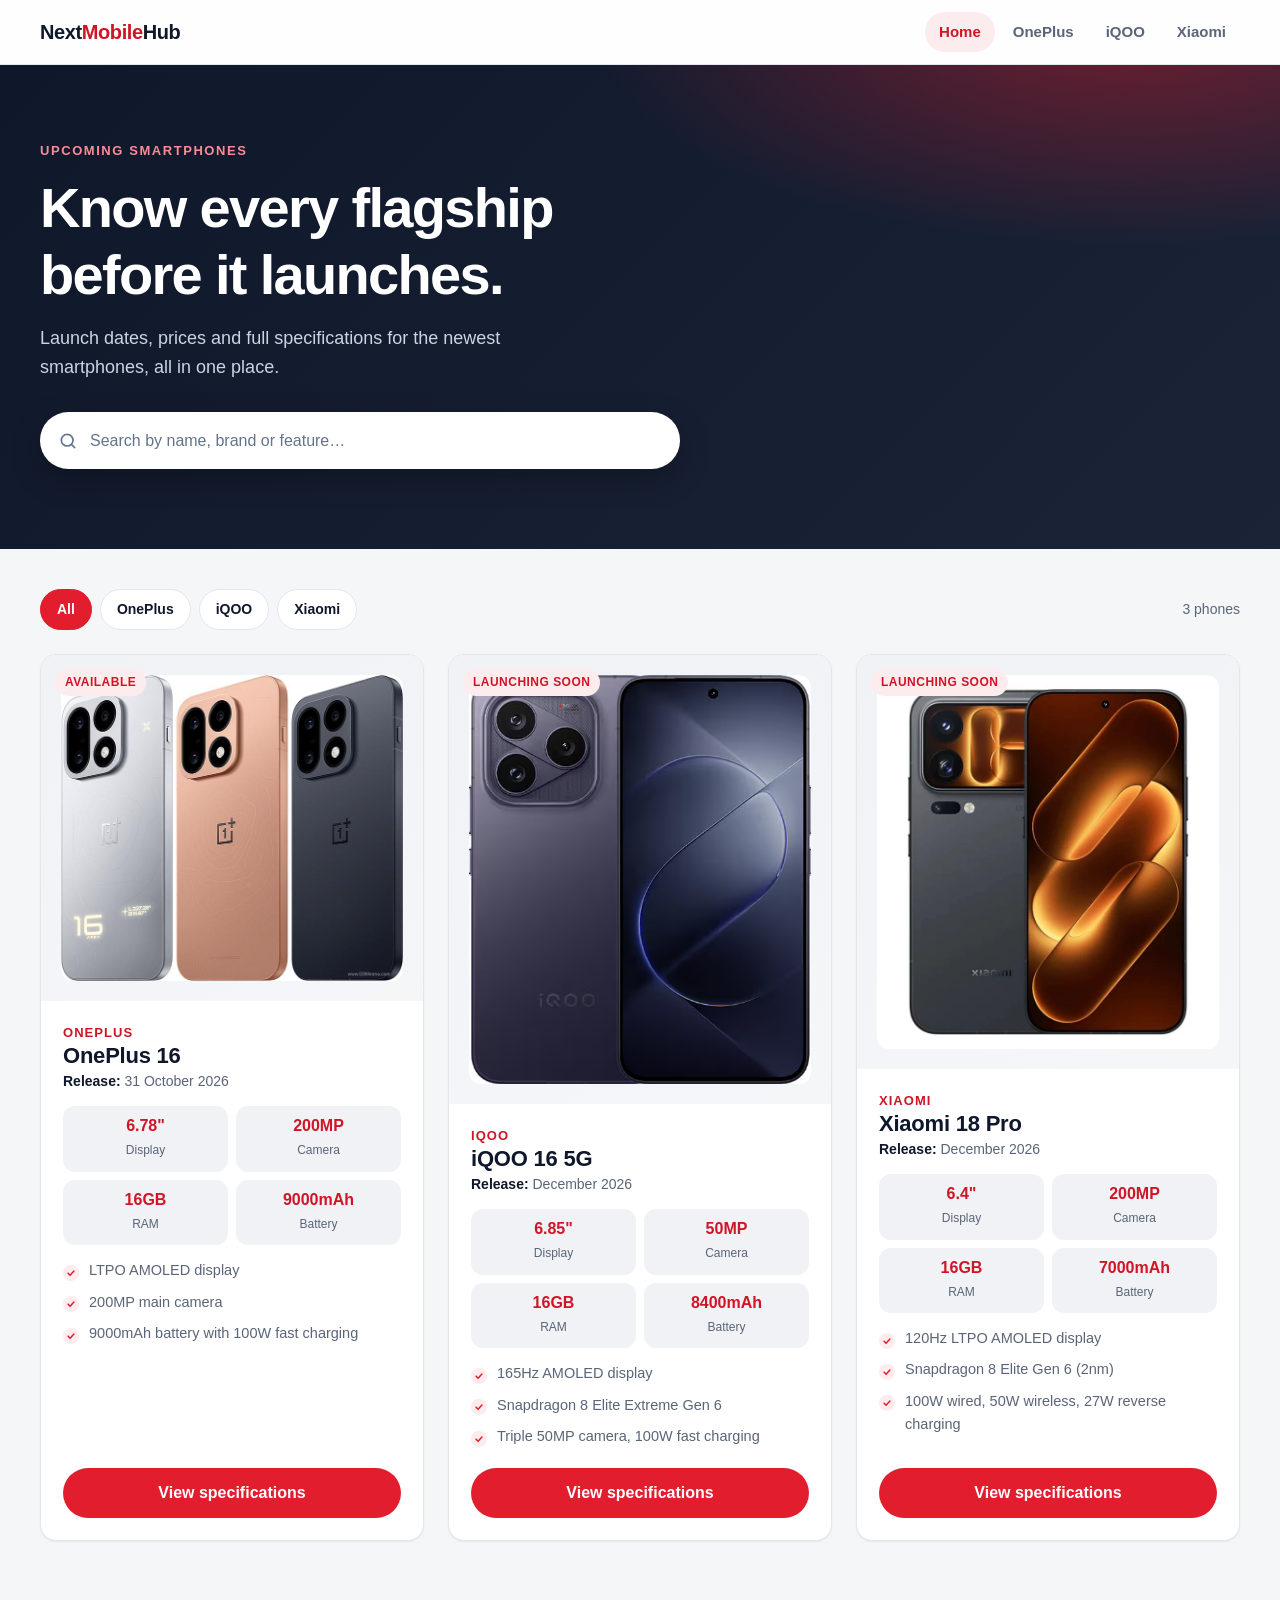
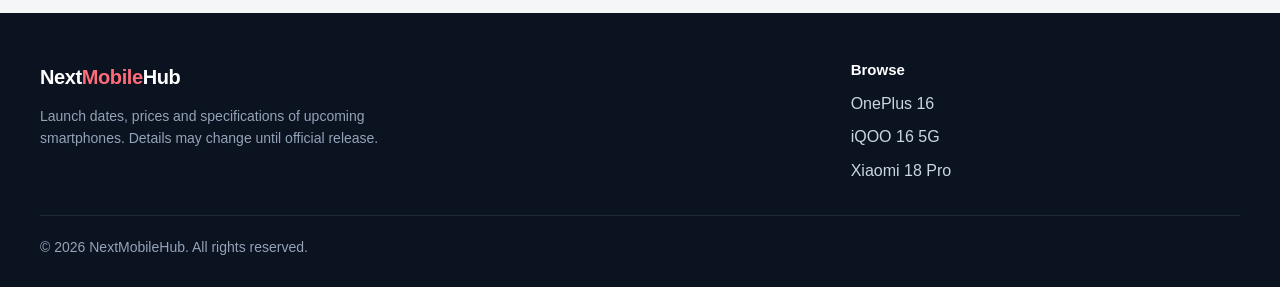
<file: index.html>
<!DOCTYPE html>
<html lang="en">
<head>
<meta charset="UTF-8">
<meta name="viewport" content="width=device-width, initial-scale=1">
<title>NextMobileHub – Upcoming Smartphones, Specs &amp; Launch Dates</title>
<meta name="description" content="Latest upcoming smartphones with launch dates, prices and full specifications: OnePlus 16, iQOO 16 5G, Xiaomi 18 Pro and more.">
<meta name="theme-color" content="#e11d2e">
<meta property="og:type" content="website">
<meta property="og:title" content="NextMobileHub – Upcoming Smartphones, Specs &amp; Launch Dates">
<meta property="og:description" content="Launch dates, prices and full specifications of the newest smartphones.">
<meta property="og:image" content="oneplus-16-2.jpg">
<link rel="icon" href="data:image/svg+xml,%3Csvg xmlns='http://www.w3.org/2000/svg' viewBox='0 0 64 64'%3E%3Crect width='64' height='64' rx='14' fill='%23e11d2e'/%3E%3Crect x='20' y='10' width='24' height='44' rx='5' fill='none' stroke='white' stroke-width='4'/%3E%3Ccircle cx='32' cy='46' r='2.5' fill='white'/%3E%3C/svg%3E">
<link rel="stylesheet" href="style.css">
</head>
<body>

<a class="skip-link" href="#phones">Skip to phones</a>

<header class="site-header">
  <div class="container nav">
    <a class="brand" href="index.html" aria-label="NextMobileHub home">Next<span>Mobile</span>Hub</a>
    <nav aria-label="Main">
      <ul class="nav-links">
        <li><a href="index.html" aria-current="page">Home</a></li>
        <li><a href="oneplus-16.html">OnePlus</a></li>
        <li><a href="Iqoo%2016.html">iQOO</a></li>
        <li><a href="Xiaomi%2018%20Pro.html">Xiaomi</a></li>
      </ul>
    </nav>
  </div>
</header>

<main id="main">
  <section class="hero" aria-labelledby="hero-title">
    <div class="container">
      <span class="eyebrow">Upcoming smartphones</span>
      <h1 id="hero-title">Know every flagship before it launches.</h1>
      <p class="lead">Launch dates, prices and full specifications for the newest smartphones, all in one place.</p>

      <form class="search" role="search" onsubmit="return false">
        <label class="sr-only" for="searchInput">Search smartphones</label>
        <svg viewBox="0 0 24 24" fill="none" stroke="currentColor" stroke-width="2" stroke-linecap="round" aria-hidden="true"><circle cx="11" cy="11" r="7"/><path d="M20 20l-3.5-3.5"/></svg>
        <input type="search" id="searchInput" placeholder="Search by name, brand or feature…" autocomplete="off">
      </form>
    </div>
  </section>

  <section class="section" id="phones" aria-labelledby="phones-title">
    <div class="container">
      <h2 class="sr-only" id="phones-title">Smartphones</h2>

      <div class="toolbar">
        <div class="chips" role="group" aria-label="Filter by brand">
          <button class="chip" type="button" data-brand="all" aria-pressed="true">All</button>
          <button class="chip" type="button" data-brand="oneplus" aria-pressed="false">OnePlus</button>
          <button class="chip" type="button" data-brand="iqoo" aria-pressed="false">iQOO</button>
          <button class="chip" type="button" data-brand="xiaomi" aria-pressed="false">Xiaomi</button>
        </div>
        <p class="count" id="count" aria-live="polite"></p>
      </div>

      <div class="phone-grid" id="grid">

        <!-- OnePlus 16 -->
        <article class="card" data-brand="oneplus">
          <a class="card-media" href="oneplus-16.html" tabindex="-1" aria-hidden="true">
            <img src="oneplus-16-2.jpg" alt="" width="710" height="635" loading="lazy">
            <span class="badge">Available</span>
          </a>
          <div class="card-body">
            <div>
              <p class="brand-label">OnePlus</p>
              <h2><a href="oneplus-16.html">OnePlus 16</a></h2>
              <p class="release"><strong>Release:</strong> 31 October 2026</p>
            </div>
            <div class="stats">
              <div class="stat"><strong>6.78"</strong><span>Display</span></div>
              <div class="stat"><strong>200MP</strong><span>Camera</span></div>
              <div class="stat"><strong>16GB</strong><span>RAM</span></div>
              <div class="stat"><strong>9000mAh</strong><span>Battery</span></div>
            </div>
            <ul class="highlights">
              <li>LTPO AMOLED display</li>
              <li>200MP main camera</li>
              <li>9000mAh battery with 100W fast charging</li>
            </ul>
            <div class="card-cta">
              <a class="btn btn--block" href="oneplus-16.html">View specifications</a>
            </div>
          </div>
        </article>

        <!-- iQOO 16 -->
        <article class="card" data-brand="iqoo">
          <a class="card-media" href="Iqoo%2016.html" tabindex="-1" aria-hidden="true">
            <img src="iqoo%2016.jpg" alt="" loading="lazy">
            <span class="badge">Launching soon</span>
          </a>
          <div class="card-body">
            <div>
              <p class="brand-label">iQOO</p>
              <h2><a href="Iqoo%2016.html">iQOO 16 5G</a></h2>
              <p class="release"><strong>Release:</strong> December 2026</p>
            </div>
            <div class="stats">
              <div class="stat"><strong>6.85"</strong><span>Display</span></div>
              <div class="stat"><strong>50MP</strong><span>Camera</span></div>
              <div class="stat"><strong>16GB</strong><span>RAM</span></div>
              <div class="stat"><strong>8400mAh</strong><span>Battery</span></div>
            </div>
            <ul class="highlights">
              <li>165Hz AMOLED display</li>
              <li>Snapdragon 8 Elite Extreme Gen 6</li>
              <li>Triple 50MP camera, 100W fast charging</li>
            </ul>
            <div class="card-cta">
              <a class="btn btn--block" href="Iqoo%2016.html">View specifications</a>
            </div>
          </div>
        </article>

        <!-- Xiaomi 18 Pro -->
        <article class="card" data-brand="xiaomi">
          <a class="card-media" href="Xiaomi%2018%20Pro.html" tabindex="-1" aria-hidden="true">
            <img src="Xiaomi%2018%20Pro.jpg" alt="" width="732" height="800" loading="lazy">
            <span class="badge">Launching soon</span>
          </a>
          <div class="card-body">
            <div>
              <p class="brand-label">Xiaomi</p>
              <h2><a href="Xiaomi%2018%20Pro.html">Xiaomi 18 Pro</a></h2>
              <p class="release"><strong>Release:</strong> December 2026</p>
            </div>
            <div class="stats">
              <div class="stat"><strong>6.4"</strong><span>Display</span></div>
              <div class="stat"><strong>200MP</strong><span>Camera</span></div>
              <div class="stat"><strong>16GB</strong><span>RAM</span></div>
              <div class="stat"><strong>7000mAh</strong><span>Battery</span></div>
            </div>
            <ul class="highlights">
              <li>120Hz LTPO AMOLED display</li>
              <li>Snapdragon 8 Elite Gen 6 (2nm)</li>
              <li>100W wired, 50W wireless, 27W reverse charging</li>
            </ul>
            <div class="card-cta">
              <a class="btn btn--block" href="Xiaomi%2018%20Pro.html">View specifications</a>
            </div>
          </div>
        </article>

      </div>

      <div class="empty" id="empty" hidden>
        <h2>No smartphone found</h2>
        <p>Try a different name, brand or feature.</p>
        <button class="btn" type="button" id="reset">Clear search</button>
      </div>
    </div>
  </section>
</main>

<footer class="site-footer">
  <div class="container">
    <div class="footer-grid">
      <div>
        <a class="brand" href="index.html">Next<span>Mobile</span>Hub</a>
        <p class="footer-note">Launch dates, prices and specifications of upcoming smartphones. Details may change until official release.</p>
      </div>
      <div>
        <h3>Browse</h3>
        <ul class="footer-links">
          <li><a href="oneplus-16.html">OnePlus 16</a></li>
          <li><a href="Iqoo%2016.html">iQOO 16 5G</a></li>
          <li><a href="Xiaomi%2018%20Pro.html">Xiaomi 18 Pro</a></li>
        </ul>
      </div>
    </div>
    <p class="footer-bottom">© 2026 NextMobileHub. All rights reserved.</p>
  </div>
</footer>

<script>
(function () {
  var input = document.getElementById('searchInput');
  var cards = Array.prototype.slice.call(document.querySelectorAll('#grid .card'));
  var chips = Array.prototype.slice.call(document.querySelectorAll('.chip'));
  var empty = document.getElementById('empty');
  var count = document.getElementById('count');
  var brand = 'all';

  function apply() {
    var q = input.value.trim().toLowerCase();
    var shown = 0;
    cards.forEach(function (card) {
      var okBrand = brand === 'all' || card.dataset.brand === brand;
      var okText = !q || card.textContent.toLowerCase().indexOf(q) !== -1;
      var show = okBrand && okText;
      card.hidden = !show;
      if (show) shown++;
    });
    empty.hidden = shown !== 0;
    count.textContent = shown + (shown === 1 ? ' phone' : ' phones');
  }

  input.addEventListener('input', apply);
  chips.forEach(function (chip) {
    chip.addEventListener('click', function () {
      brand = chip.dataset.brand;
      chips.forEach(function (c) { c.setAttribute('aria-pressed', String(c === chip)); });
      apply();
    });
  });
  document.getElementById('reset').addEventListener('click', function () {
    input.value = '';
    brand = 'all';
    chips.forEach(function (c) { c.setAttribute('aria-pressed', String(c.dataset.brand === 'all')); });
    apply();
    input.focus();
  });

  apply();
})();
</script>

</body>
</html>
</file>
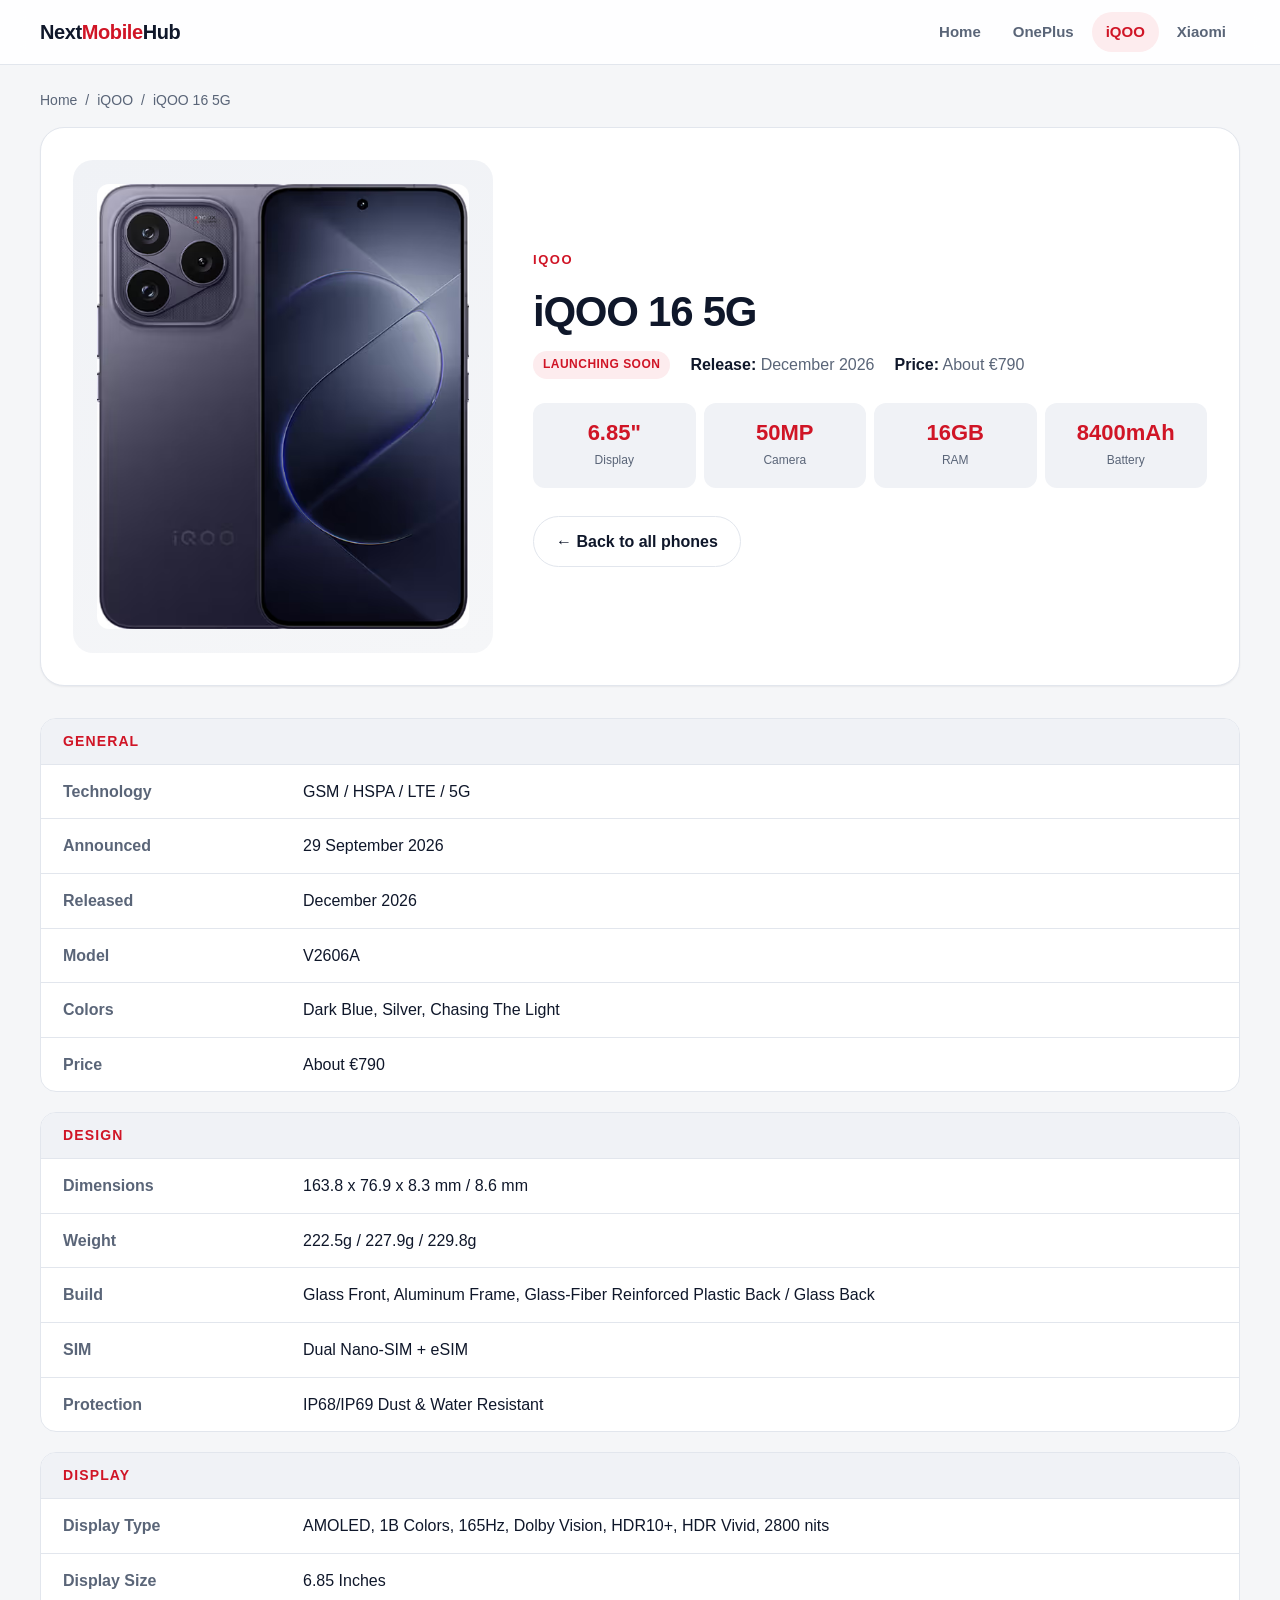
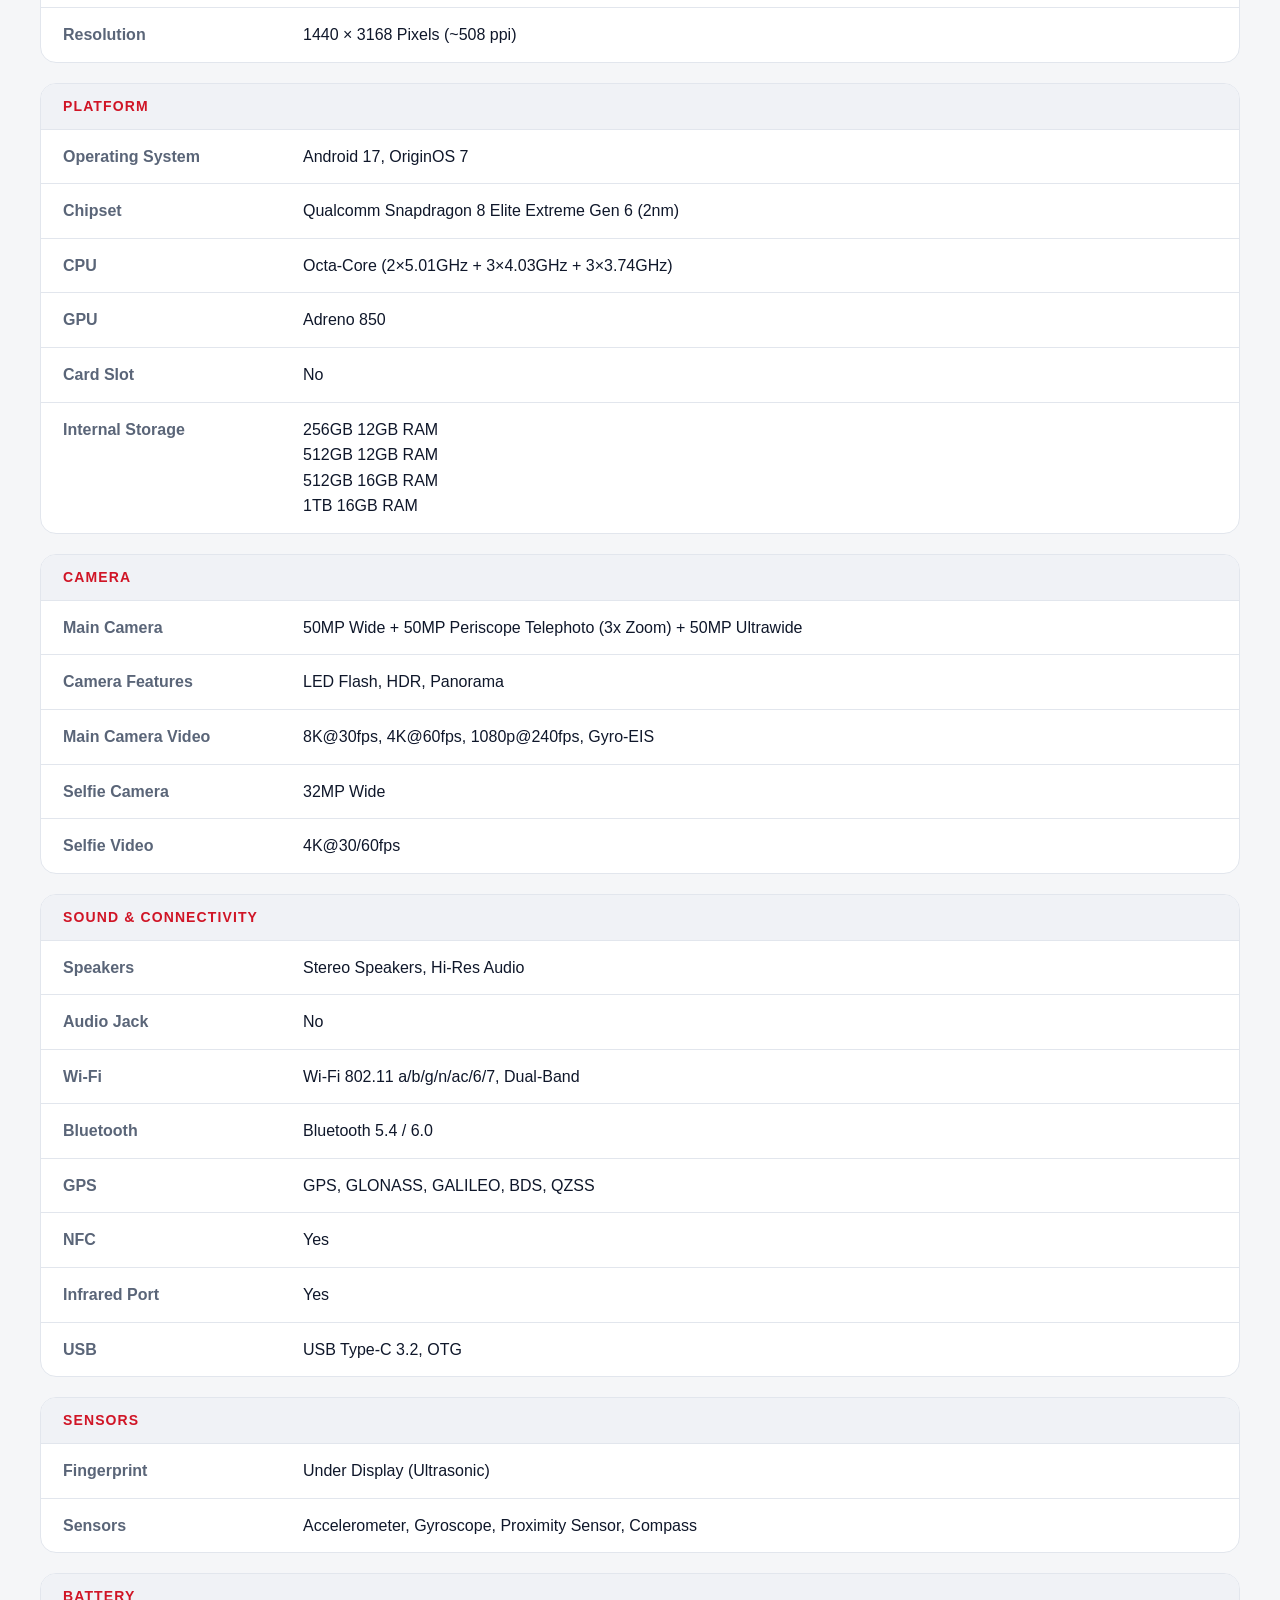
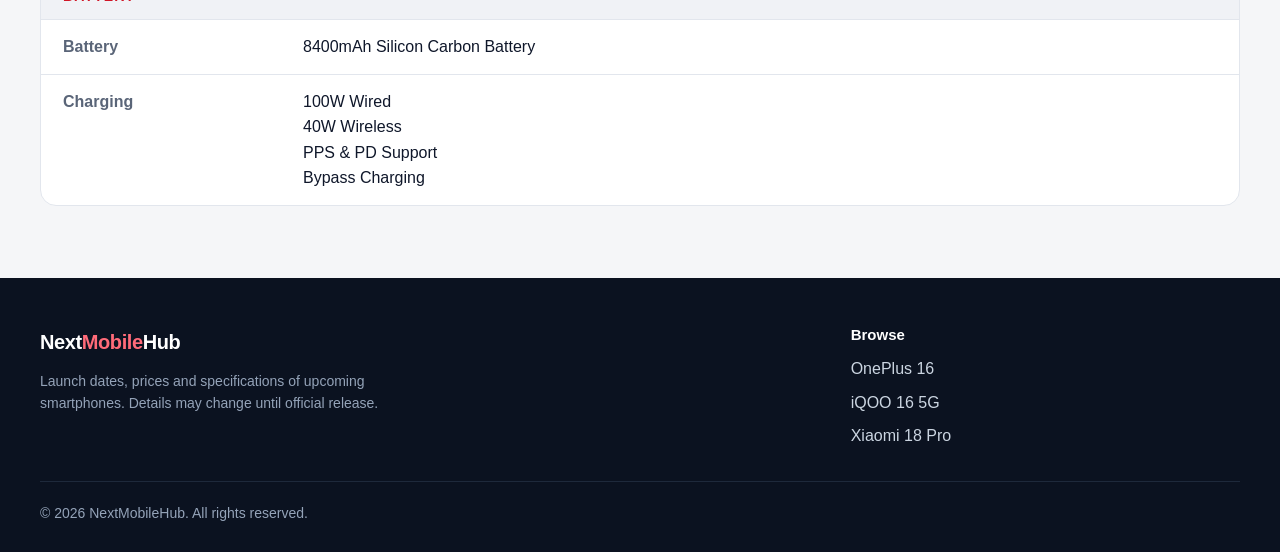
<file: Iqoo 16.html>
<!DOCTYPE html>
<html lang="en">
<head>
<meta charset="UTF-8">
<meta name="viewport" content="width=device-width, initial-scale=1">
<title>iQOO 16 5G – Full Specifications, Price &amp; Release Date | NextMobileHub</title>
<meta name="description" content="iQOO 16 5G full specifications, release date and price: 6.85-inch 165Hz AMOLED, Snapdragon 8 Elite Extreme Gen 6, triple 50MP camera and 8400mAh battery.">
<meta name="theme-color" content="#e11d2e">
<meta property="og:type" content="website">
<meta property="og:title" content="iQOO 16 5G – Full Specifications | NextMobileHub">
<meta property="og:description" content="iQOO 16 5G full specifications, release date and price: 6.85-inch 165Hz AMOLED, Snapdragon 8 Elite Extreme Gen 6, triple 50MP camera and 8400mAh battery.">
<meta property="og:image" content="iqoo%2016.jpg">
<link rel="icon" href="data:image/svg+xml,%3Csvg xmlns='http://www.w3.org/2000/svg' viewBox='0 0 64 64'%3E%3Crect width='64' height='64' rx='14' fill='%23e11d2e'/%3E%3Crect x='20' y='10' width='24' height='44' rx='5' fill='none' stroke='white' stroke-width='4'/%3E%3Ccircle cx='32' cy='46' r='2.5' fill='white'/%3E%3C/svg%3E">
<link rel="stylesheet" href="style.css">
</head>
<body>

<a class="skip-link" href="#main">Skip to content</a>

<header class="site-header">
  <div class="container nav">
    <a class="brand" href="index.html" aria-label="NextMobileHub home">Next<span>Mobile</span>Hub</a>
    <nav aria-label="Main">
      <ul class="nav-links">
        <li><a href="index.html">Home</a></li>
        <li><a href="oneplus-16.html">OnePlus</a></li>
        <li><a href="Iqoo%2016.html" aria-current="page">iQOO</a></li>
        <li><a href="Xiaomi%2018%20Pro.html">Xiaomi</a></li>
      </ul>
    </nav>
  </div>
</header>

<main id="main" class="container">

  <nav class="breadcrumb" aria-label="Breadcrumb">
    <a href="index.html">Home</a><span aria-hidden="true">/</span>
    <span>iQOO</span><span aria-hidden="true">/</span>
    <span aria-current="page">iQOO 16 5G</span>
  </nav>

  <section class="phone-hero" aria-labelledby="phone-title">
    <div class="phone-media">
      <img src="iqoo%2016.jpg" alt="iQOO 16 5G">
    </div>
    <div class="phone-summary">
      <span class="eyebrow">iQOO</span>
      <h1 id="phone-title">iQOO 16 5G</h1>
      <div class="meta-row">
        <span class="badge">Launching soon</span>
        <span><strong>Release:</strong> December 2026</span>
        <span><strong>Price:</strong> About €790</span>
      </div>
      <div class="stats">
          <div class="stat"><strong>6.85"</strong><span>Display</span></div>
          <div class="stat"><strong>50MP</strong><span>Camera</span></div>
          <div class="stat"><strong>16GB</strong><span>RAM</span></div>
          <div class="stat"><strong>8400mAh</strong><span>Battery</span></div>
      </div>
      <p style="margin-top:28px"><a class="btn btn--ghost" href="index.html">← Back to all phones</a></p>
    </div>
  </section>

  <div class="specs">
      <section class="spec-group" aria-labelledby="g-general">
        <h2 id="g-general">General</h2>
        <table class="spec-table">
        <tbody>
          <tr><th scope="row">Technology</th><td>GSM / HSPA / LTE / 5G</td></tr>
          <tr><th scope="row">Announced</th><td>29 September 2026</td></tr>
          <tr><th scope="row">Released</th><td>December 2026</td></tr>
          <tr><th scope="row">Model</th><td>V2606A</td></tr>
          <tr><th scope="row">Colors</th><td>Dark Blue, Silver, Chasing The Light</td></tr>
          <tr><th scope="row">Price</th><td>About €790</td></tr>
        </tbody>
        </table>
      </section>
      <section class="spec-group" aria-labelledby="g-design">
        <h2 id="g-design">Design</h2>
        <table class="spec-table">
        <tbody>
          <tr><th scope="row">Dimensions</th><td>163.8 x 76.9 x 8.3 mm / 8.6 mm</td></tr>
          <tr><th scope="row">Weight</th><td>222.5g / 227.9g / 229.8g</td></tr>
          <tr><th scope="row">Build</th><td>Glass Front, Aluminum Frame, Glass-Fiber Reinforced Plastic Back / Glass Back</td></tr>
          <tr><th scope="row">SIM</th><td>Dual Nano-SIM + eSIM</td></tr>
          <tr><th scope="row">Protection</th><td>IP68/IP69 Dust &amp; Water Resistant</td></tr>
        </tbody>
        </table>
      </section>
      <section class="spec-group" aria-labelledby="g-display">
        <h2 id="g-display">Display</h2>
        <table class="spec-table">
        <tbody>
          <tr><th scope="row">Display Type</th><td>AMOLED, 1B Colors, 165Hz, Dolby Vision, HDR10+, HDR Vivid, 2800 nits</td></tr>
          <tr><th scope="row">Display Size</th><td>6.85 Inches</td></tr>
          <tr><th scope="row">Resolution</th><td>1440 × 3168 Pixels (~508 ppi)</td></tr>
        </tbody>
        </table>
      </section>
      <section class="spec-group" aria-labelledby="g-platform">
        <h2 id="g-platform">Platform</h2>
        <table class="spec-table">
        <tbody>
          <tr><th scope="row">Operating System</th><td>Android 17, OriginOS 7</td></tr>
          <tr><th scope="row">Chipset</th><td>Qualcomm Snapdragon 8 Elite Extreme Gen 6 (2nm)</td></tr>
          <tr><th scope="row">CPU</th><td>Octa-Core (2×5.01GHz + 3×4.03GHz + 3×3.74GHz)</td></tr>
          <tr><th scope="row">GPU</th><td>Adreno 850</td></tr>
          <tr><th scope="row">Card Slot</th><td>No</td></tr>
          <tr><th scope="row">Internal Storage</th><td>256GB 12GB RAM<br>512GB 12GB RAM<br>512GB 16GB RAM<br>1TB 16GB RAM</td></tr>
        </tbody>
        </table>
      </section>
      <section class="spec-group" aria-labelledby="g-camera">
        <h2 id="g-camera">Camera</h2>
        <table class="spec-table">
        <tbody>
          <tr><th scope="row">Main Camera</th><td>50MP Wide + 50MP Periscope Telephoto (3x Zoom) + 50MP Ultrawide</td></tr>
          <tr><th scope="row">Camera Features</th><td>LED Flash, HDR, Panorama</td></tr>
          <tr><th scope="row">Main Camera Video</th><td>8K@30fps, 4K@60fps, 1080p@240fps, Gyro-EIS</td></tr>
          <tr><th scope="row">Selfie Camera</th><td>32MP Wide</td></tr>
          <tr><th scope="row">Selfie Video</th><td>4K@30/60fps</td></tr>
        </tbody>
        </table>
      </section>
      <section class="spec-group" aria-labelledby="g-sound-connectivity">
        <h2 id="g-sound-connectivity">Sound &amp; Connectivity</h2>
        <table class="spec-table">
        <tbody>
          <tr><th scope="row">Speakers</th><td>Stereo Speakers, Hi-Res Audio</td></tr>
          <tr><th scope="row">Audio Jack</th><td>No</td></tr>
          <tr><th scope="row">Wi-Fi</th><td>Wi-Fi 802.11 a/b/g/n/ac/6/7, Dual-Band</td></tr>
          <tr><th scope="row">Bluetooth</th><td>Bluetooth 5.4 / 6.0</td></tr>
          <tr><th scope="row">GPS</th><td>GPS, GLONASS, GALILEO, BDS, QZSS</td></tr>
          <tr><th scope="row">NFC</th><td>Yes</td></tr>
          <tr><th scope="row">Infrared Port</th><td>Yes</td></tr>
          <tr><th scope="row">USB</th><td>USB Type-C 3.2, OTG</td></tr>
        </tbody>
        </table>
      </section>
      <section class="spec-group" aria-labelledby="g-sensors">
        <h2 id="g-sensors">Sensors</h2>
        <table class="spec-table">
        <tbody>
          <tr><th scope="row">Fingerprint</th><td>Under Display (Ultrasonic)</td></tr>
          <tr><th scope="row">Sensors</th><td>Accelerometer, Gyroscope, Proximity Sensor, Compass</td></tr>
        </tbody>
        </table>
      </section>
      <section class="spec-group" aria-labelledby="g-battery">
        <h2 id="g-battery">Battery</h2>
        <table class="spec-table">
        <tbody>
          <tr><th scope="row">Battery</th><td>8400mAh Silicon Carbon Battery</td></tr>
          <tr><th scope="row">Charging</th><td>100W Wired<br>40W Wireless<br>PPS &amp; PD Support<br>Bypass Charging</td></tr>
        </tbody>
        </table>
      </section>
  </div>

</main>

<footer class="site-footer">
  <div class="container">
    <div class="footer-grid">
      <div>
        <a class="brand" href="index.html">Next<span>Mobile</span>Hub</a>
        <p class="footer-note">Launch dates, prices and specifications of upcoming smartphones. Details may change until official release.</p>
      </div>
      <div>
        <h3>Browse</h3>
        <ul class="footer-links">
          <li><a href="oneplus-16.html">OnePlus 16</a></li>
          <li><a href="Iqoo%2016.html">iQOO 16 5G</a></li>
          <li><a href="Xiaomi%2018%20Pro.html">Xiaomi 18 Pro</a></li>
        </ul>
      </div>
    </div>
    <p class="footer-bottom">© 2026 NextMobileHub. All rights reserved.</p>
  </div>
</footer>

</body>
</html>
</file>
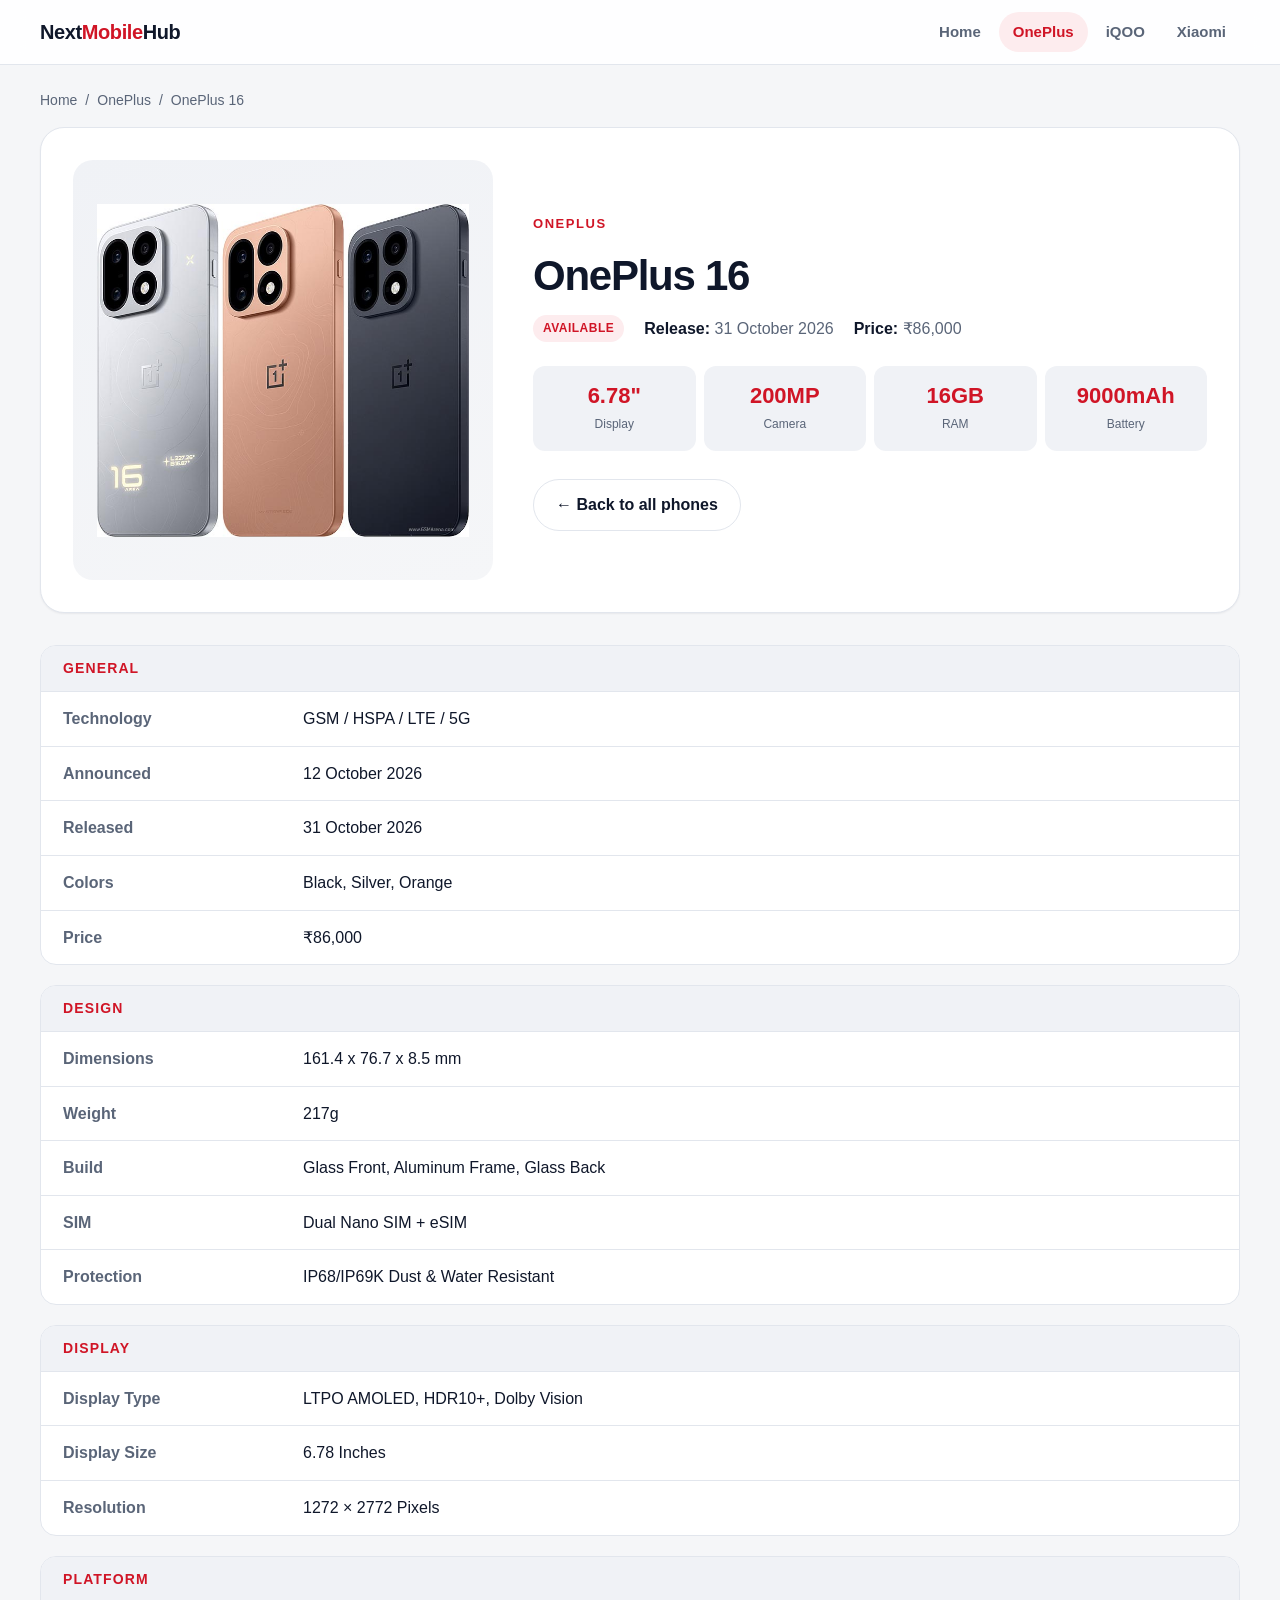
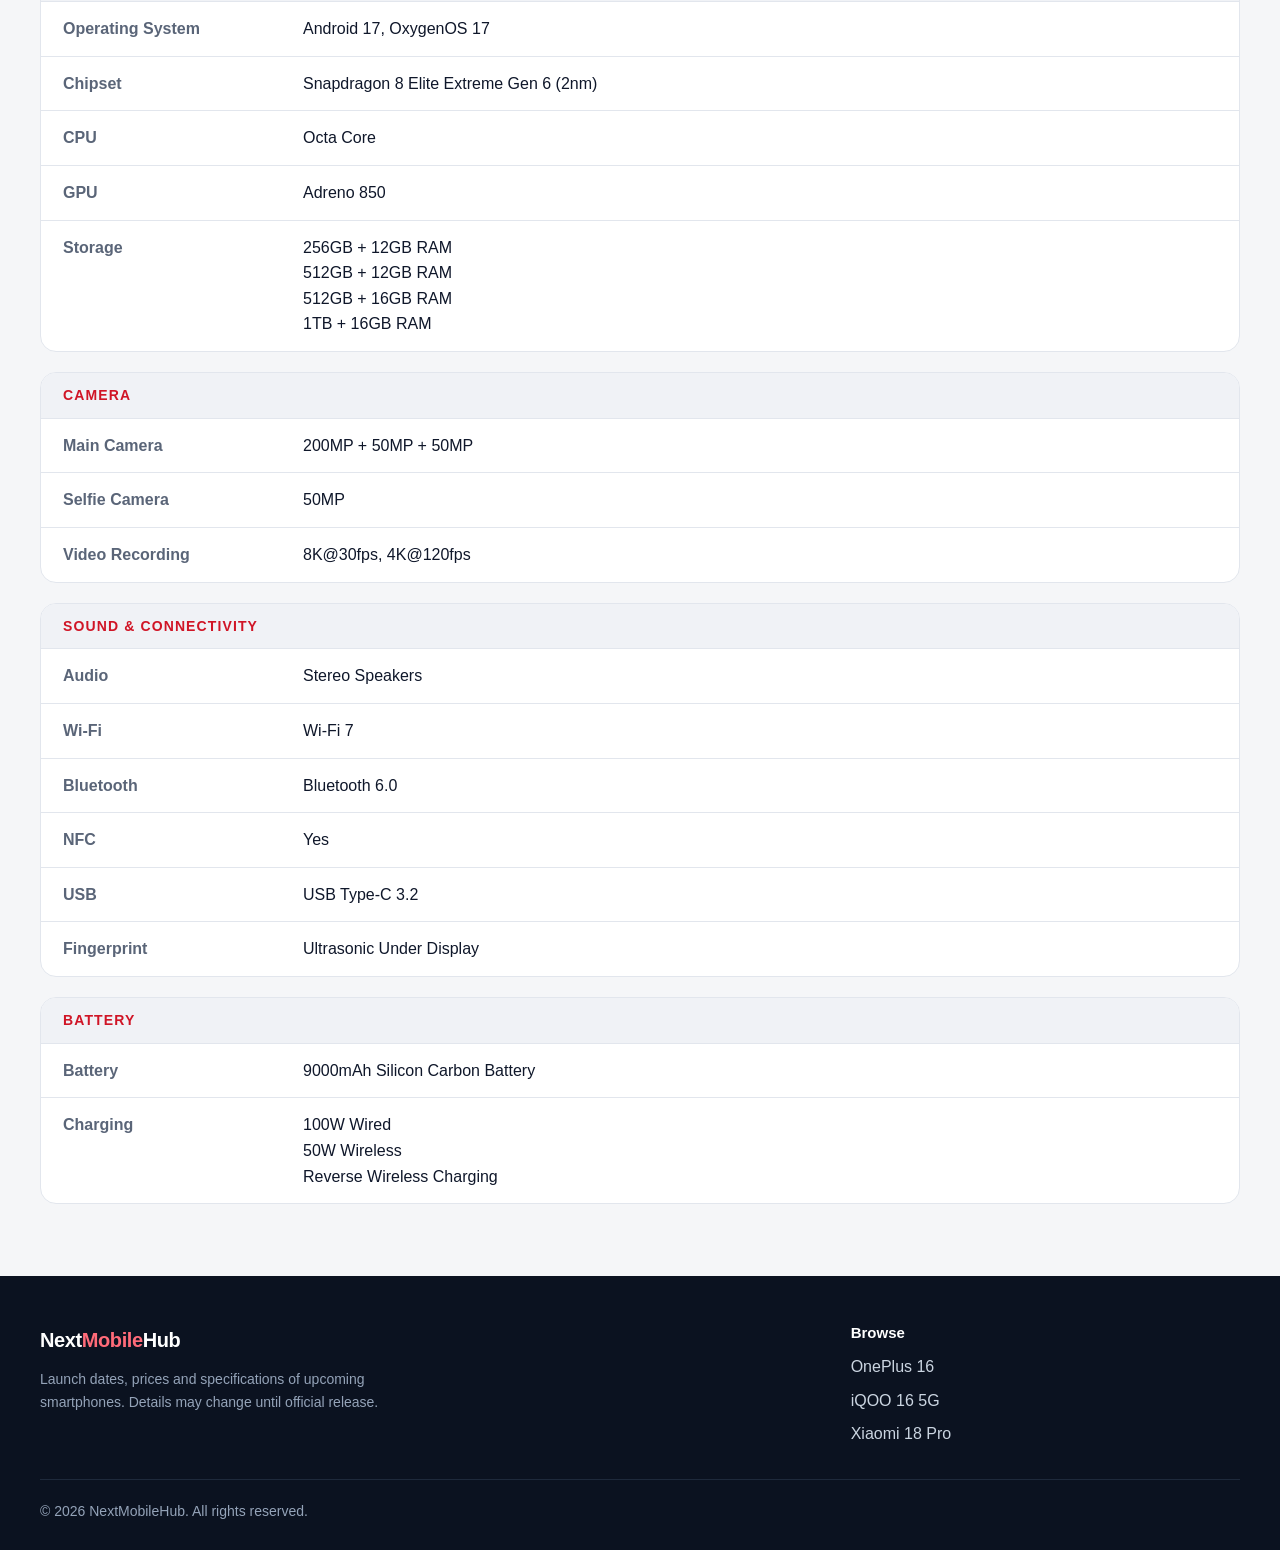
<file: oneplus-16.html>
<!DOCTYPE html>
<html lang="en">
<head>
<meta charset="UTF-8">
<meta name="viewport" content="width=device-width, initial-scale=1">
<title>OnePlus 16 – Full Specifications, Price &amp; Release Date | NextMobileHub</title>
<meta name="description" content="OnePlus 16 full specifications, release date and price: 6.78-inch LTPO AMOLED, Snapdragon 8 Elite Extreme Gen 6, 200MP camera and 9000mAh battery.">
<meta name="theme-color" content="#e11d2e">
<meta property="og:type" content="website">
<meta property="og:title" content="OnePlus 16 – Full Specifications | NextMobileHub">
<meta property="og:description" content="OnePlus 16 full specifications, release date and price: 6.78-inch LTPO AMOLED, Snapdragon 8 Elite Extreme Gen 6, 200MP camera and 9000mAh battery.">
<meta property="og:image" content="oneplus-16-2.jpg">
<link rel="icon" href="data:image/svg+xml,%3Csvg xmlns='http://www.w3.org/2000/svg' viewBox='0 0 64 64'%3E%3Crect width='64' height='64' rx='14' fill='%23e11d2e'/%3E%3Crect x='20' y='10' width='24' height='44' rx='5' fill='none' stroke='white' stroke-width='4'/%3E%3Ccircle cx='32' cy='46' r='2.5' fill='white'/%3E%3C/svg%3E">
<link rel="stylesheet" href="style.css">
</head>
<body>

<a class="skip-link" href="#main">Skip to content</a>

<header class="site-header">
  <div class="container nav">
    <a class="brand" href="index.html" aria-label="NextMobileHub home">Next<span>Mobile</span>Hub</a>
    <nav aria-label="Main">
      <ul class="nav-links">
        <li><a href="index.html">Home</a></li>
        <li><a href="oneplus-16.html" aria-current="page">OnePlus</a></li>
        <li><a href="Iqoo%2016.html">iQOO</a></li>
        <li><a href="Xiaomi%2018%20Pro.html">Xiaomi</a></li>
      </ul>
    </nav>
  </div>
</header>

<main id="main" class="container">

  <nav class="breadcrumb" aria-label="Breadcrumb">
    <a href="index.html">Home</a><span aria-hidden="true">/</span>
    <span>OnePlus</span><span aria-hidden="true">/</span>
    <span aria-current="page">OnePlus 16</span>
  </nav>

  <section class="phone-hero" aria-labelledby="phone-title">
    <div class="phone-media">
      <img src="oneplus-16-2.jpg" alt="OnePlus 16">
    </div>
    <div class="phone-summary">
      <span class="eyebrow">OnePlus</span>
      <h1 id="phone-title">OnePlus 16</h1>
      <div class="meta-row">
        <span class="badge">Available</span>
        <span><strong>Release:</strong> 31 October 2026</span>
        <span><strong>Price:</strong> ₹86,000</span>
      </div>
      <div class="stats">
          <div class="stat"><strong>6.78"</strong><span>Display</span></div>
          <div class="stat"><strong>200MP</strong><span>Camera</span></div>
          <div class="stat"><strong>16GB</strong><span>RAM</span></div>
          <div class="stat"><strong>9000mAh</strong><span>Battery</span></div>
      </div>
      <p style="margin-top:28px"><a class="btn btn--ghost" href="index.html">← Back to all phones</a></p>
    </div>
  </section>

  <div class="specs">
      <section class="spec-group" aria-labelledby="g-general">
        <h2 id="g-general">General</h2>
        <table class="spec-table">
        <tbody>
          <tr><th scope="row">Technology</th><td>GSM / HSPA / LTE / 5G</td></tr>
          <tr><th scope="row">Announced</th><td>12 October 2026</td></tr>
          <tr><th scope="row">Released</th><td>31 October 2026</td></tr>
          <tr><th scope="row">Colors</th><td>Black, Silver, Orange</td></tr>
          <tr><th scope="row">Price</th><td>₹86,000</td></tr>
        </tbody>
        </table>
      </section>
      <section class="spec-group" aria-labelledby="g-design">
        <h2 id="g-design">Design</h2>
        <table class="spec-table">
        <tbody>
          <tr><th scope="row">Dimensions</th><td>161.4 x 76.7 x 8.5 mm</td></tr>
          <tr><th scope="row">Weight</th><td>217g</td></tr>
          <tr><th scope="row">Build</th><td>Glass Front, Aluminum Frame, Glass Back</td></tr>
          <tr><th scope="row">SIM</th><td>Dual Nano SIM + eSIM</td></tr>
          <tr><th scope="row">Protection</th><td>IP68/IP69K Dust &amp; Water Resistant</td></tr>
        </tbody>
        </table>
      </section>
      <section class="spec-group" aria-labelledby="g-display">
        <h2 id="g-display">Display</h2>
        <table class="spec-table">
        <tbody>
          <tr><th scope="row">Display Type</th><td>LTPO AMOLED, HDR10+, Dolby Vision</td></tr>
          <tr><th scope="row">Display Size</th><td>6.78 Inches</td></tr>
          <tr><th scope="row">Resolution</th><td>1272 × 2772 Pixels</td></tr>
        </tbody>
        </table>
      </section>
      <section class="spec-group" aria-labelledby="g-platform">
        <h2 id="g-platform">Platform</h2>
        <table class="spec-table">
        <tbody>
          <tr><th scope="row">Operating System</th><td>Android 17, OxygenOS 17</td></tr>
          <tr><th scope="row">Chipset</th><td>Snapdragon 8 Elite Extreme Gen 6 (2nm)</td></tr>
          <tr><th scope="row">CPU</th><td>Octa Core</td></tr>
          <tr><th scope="row">GPU</th><td>Adreno 850</td></tr>
          <tr><th scope="row">Storage</th><td>256GB + 12GB RAM<br>512GB + 12GB RAM<br>512GB + 16GB RAM<br>1TB + 16GB RAM</td></tr>
        </tbody>
        </table>
      </section>
      <section class="spec-group" aria-labelledby="g-camera">
        <h2 id="g-camera">Camera</h2>
        <table class="spec-table">
        <tbody>
          <tr><th scope="row">Main Camera</th><td>200MP + 50MP + 50MP</td></tr>
          <tr><th scope="row">Selfie Camera</th><td>50MP</td></tr>
          <tr><th scope="row">Video Recording</th><td>8K@30fps, 4K@120fps</td></tr>
        </tbody>
        </table>
      </section>
      <section class="spec-group" aria-labelledby="g-sound-connectivity">
        <h2 id="g-sound-connectivity">Sound &amp; Connectivity</h2>
        <table class="spec-table">
        <tbody>
          <tr><th scope="row">Audio</th><td>Stereo Speakers</td></tr>
          <tr><th scope="row">Wi-Fi</th><td>Wi-Fi 7</td></tr>
          <tr><th scope="row">Bluetooth</th><td>Bluetooth 6.0</td></tr>
          <tr><th scope="row">NFC</th><td>Yes</td></tr>
          <tr><th scope="row">USB</th><td>USB Type-C 3.2</td></tr>
          <tr><th scope="row">Fingerprint</th><td>Ultrasonic Under Display</td></tr>
        </tbody>
        </table>
      </section>
      <section class="spec-group" aria-labelledby="g-battery">
        <h2 id="g-battery">Battery</h2>
        <table class="spec-table">
        <tbody>
          <tr><th scope="row">Battery</th><td>9000mAh Silicon Carbon Battery</td></tr>
          <tr><th scope="row">Charging</th><td>100W Wired<br>50W Wireless<br>Reverse Wireless Charging</td></tr>
        </tbody>
        </table>
      </section>
  </div>

</main>

<footer class="site-footer">
  <div class="container">
    <div class="footer-grid">
      <div>
        <a class="brand" href="index.html">Next<span>Mobile</span>Hub</a>
        <p class="footer-note">Launch dates, prices and specifications of upcoming smartphones. Details may change until official release.</p>
      </div>
      <div>
        <h3>Browse</h3>
        <ul class="footer-links">
          <li><a href="oneplus-16.html">OnePlus 16</a></li>
          <li><a href="Iqoo%2016.html">iQOO 16 5G</a></li>
          <li><a href="Xiaomi%2018%20Pro.html">Xiaomi 18 Pro</a></li>
        </ul>
      </div>
    </div>
    <p class="footer-bottom">© 2026 NextMobileHub. All rights reserved.</p>
  </div>
</footer>

</body>
</html>
</file>
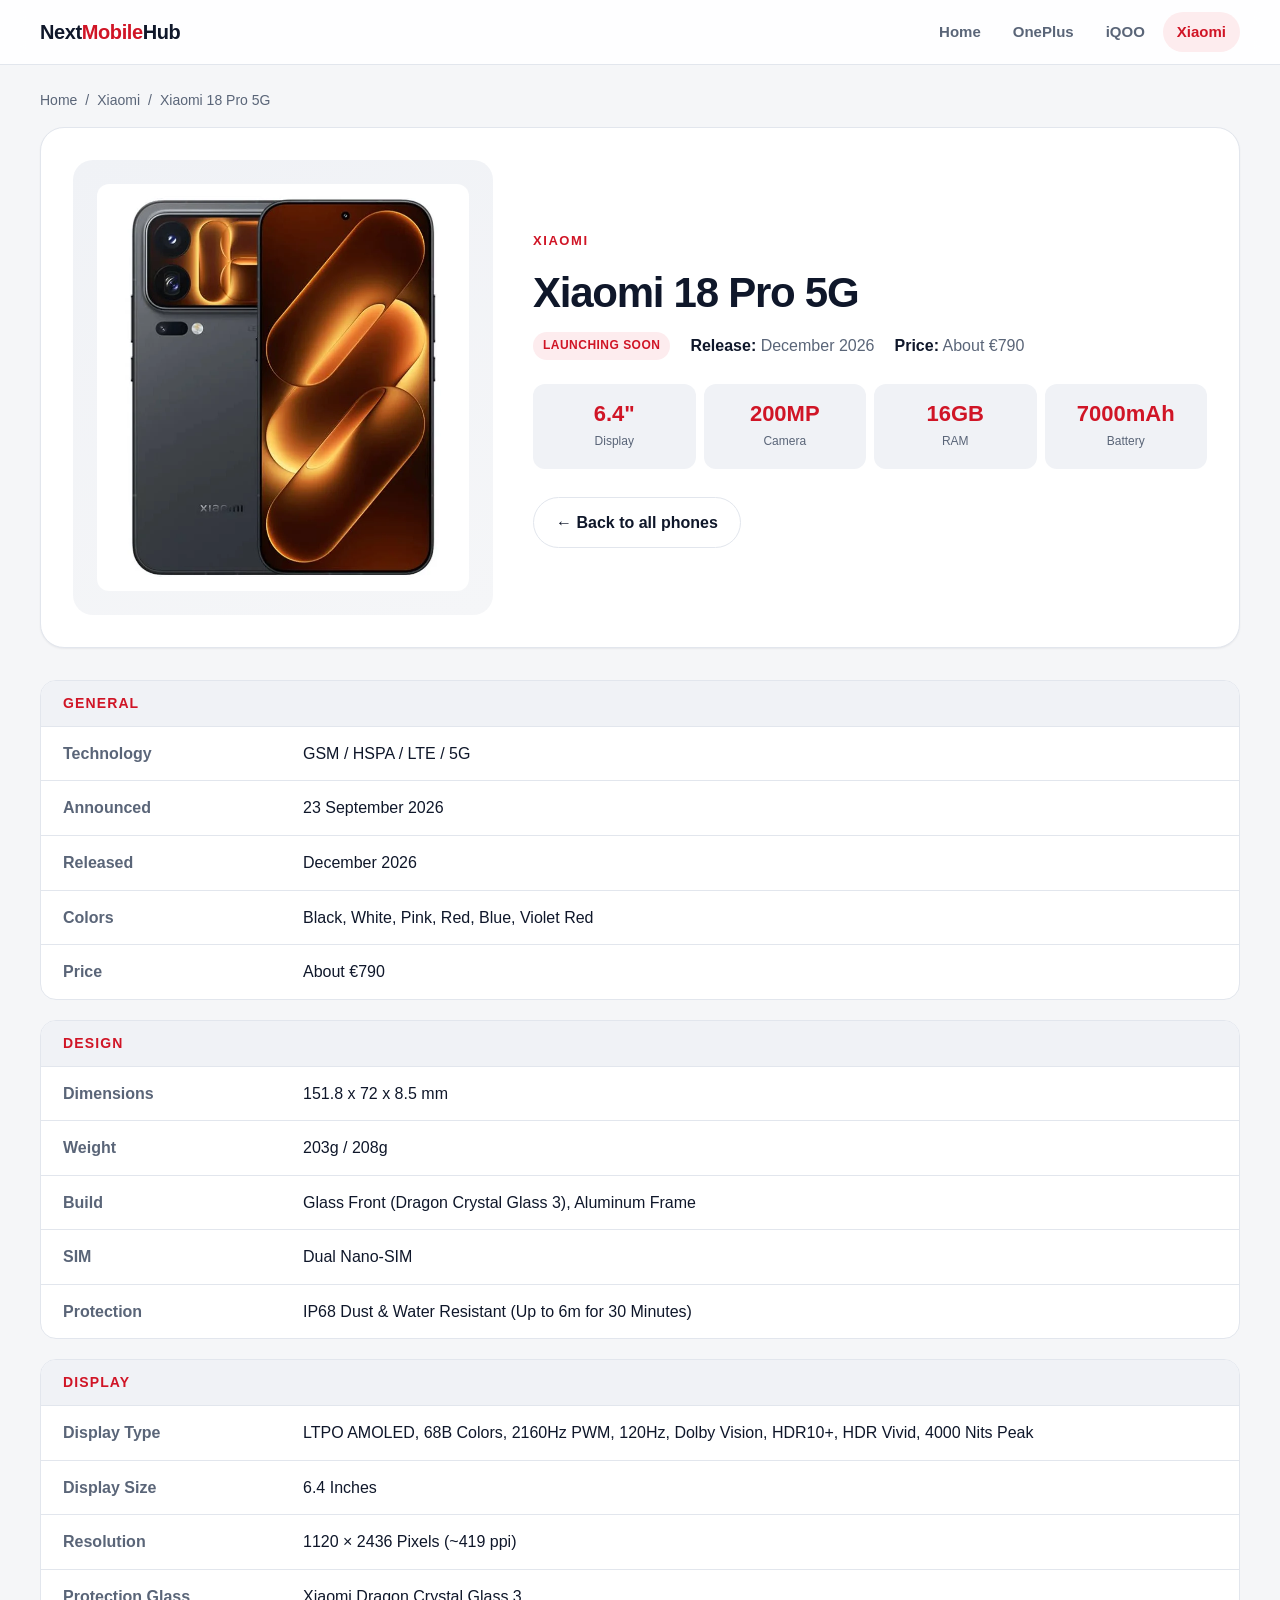
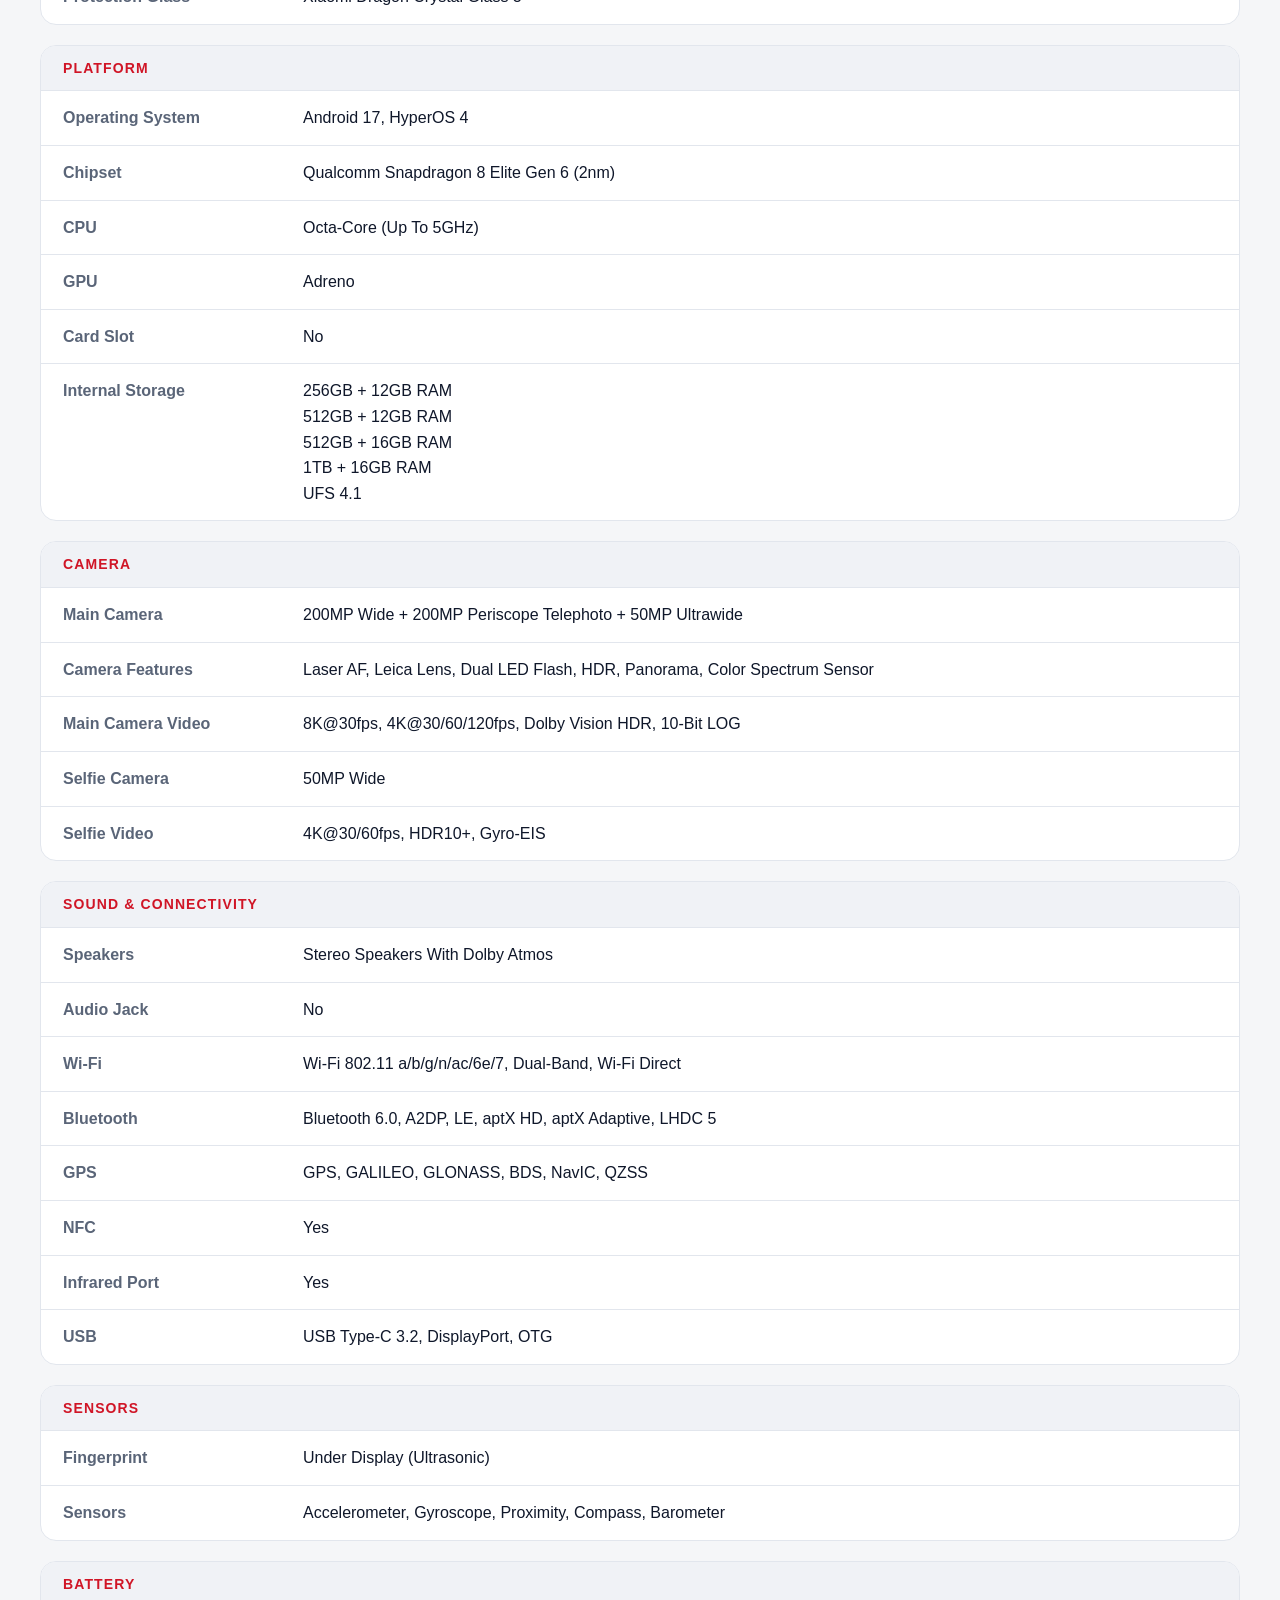
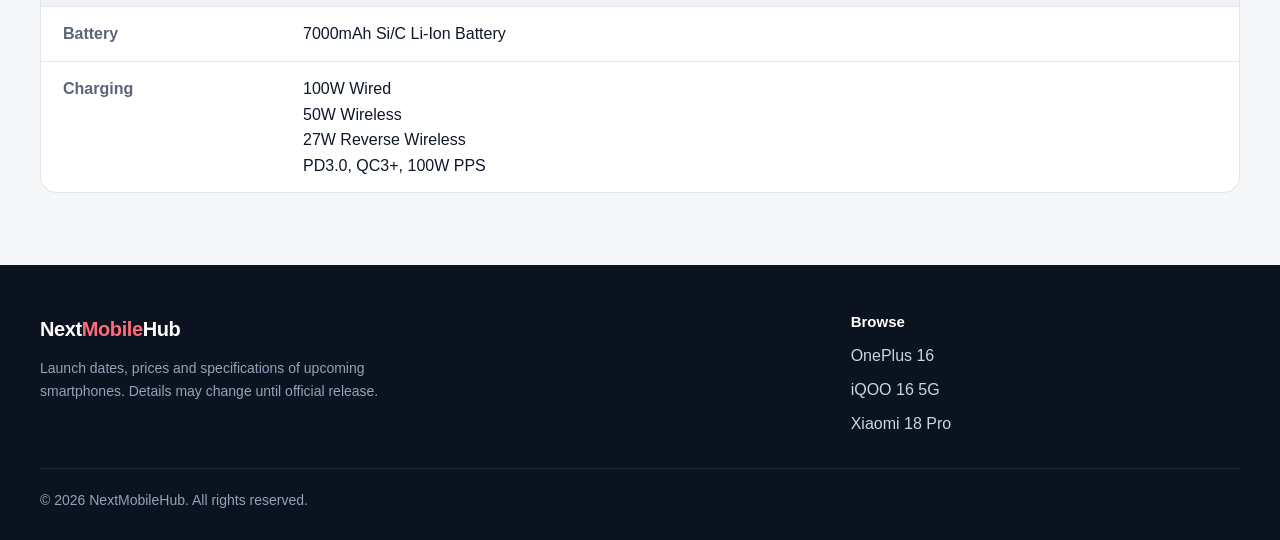
<file: Xiaomi 18 Pro.html>
<!DOCTYPE html>
<html lang="en">
<head>
<meta charset="UTF-8">
<meta name="viewport" content="width=device-width, initial-scale=1">
<title>Xiaomi 18 Pro 5G – Full Specifications, Price &amp; Release Date | NextMobileHub</title>
<meta name="description" content="Xiaomi 18 Pro 5G full specifications, release date and price: 6.4-inch LTPO AMOLED, Snapdragon 8 Elite Gen 6, 200MP Leica camera and 7000mAh battery.">
<meta name="theme-color" content="#e11d2e">
<meta property="og:type" content="website">
<meta property="og:title" content="Xiaomi 18 Pro 5G – Full Specifications | NextMobileHub">
<meta property="og:description" content="Xiaomi 18 Pro 5G full specifications, release date and price: 6.4-inch LTPO AMOLED, Snapdragon 8 Elite Gen 6, 200MP Leica camera and 7000mAh battery.">
<meta property="og:image" content="Xiaomi%2018%20Pro.jpg">
<link rel="icon" href="data:image/svg+xml,%3Csvg xmlns='http://www.w3.org/2000/svg' viewBox='0 0 64 64'%3E%3Crect width='64' height='64' rx='14' fill='%23e11d2e'/%3E%3Crect x='20' y='10' width='24' height='44' rx='5' fill='none' stroke='white' stroke-width='4'/%3E%3Ccircle cx='32' cy='46' r='2.5' fill='white'/%3E%3C/svg%3E">
<link rel="stylesheet" href="style.css">
</head>
<body>

<a class="skip-link" href="#main">Skip to content</a>

<header class="site-header">
  <div class="container nav">
    <a class="brand" href="index.html" aria-label="NextMobileHub home">Next<span>Mobile</span>Hub</a>
    <nav aria-label="Main">
      <ul class="nav-links">
        <li><a href="index.html">Home</a></li>
        <li><a href="oneplus-16.html">OnePlus</a></li>
        <li><a href="Iqoo%2016.html">iQOO</a></li>
        <li><a href="Xiaomi%2018%20Pro.html" aria-current="page">Xiaomi</a></li>
      </ul>
    </nav>
  </div>
</header>

<main id="main" class="container">

  <nav class="breadcrumb" aria-label="Breadcrumb">
    <a href="index.html">Home</a><span aria-hidden="true">/</span>
    <span>Xiaomi</span><span aria-hidden="true">/</span>
    <span aria-current="page">Xiaomi 18 Pro 5G</span>
  </nav>

  <section class="phone-hero" aria-labelledby="phone-title">
    <div class="phone-media">
      <img src="Xiaomi%2018%20Pro.jpg" alt="Xiaomi 18 Pro 5G">
    </div>
    <div class="phone-summary">
      <span class="eyebrow">Xiaomi</span>
      <h1 id="phone-title">Xiaomi 18 Pro 5G</h1>
      <div class="meta-row">
        <span class="badge">Launching soon</span>
        <span><strong>Release:</strong> December 2026</span>
        <span><strong>Price:</strong> About €790</span>
      </div>
      <div class="stats">
          <div class="stat"><strong>6.4"</strong><span>Display</span></div>
          <div class="stat"><strong>200MP</strong><span>Camera</span></div>
          <div class="stat"><strong>16GB</strong><span>RAM</span></div>
          <div class="stat"><strong>7000mAh</strong><span>Battery</span></div>
      </div>
      <p style="margin-top:28px"><a class="btn btn--ghost" href="index.html">← Back to all phones</a></p>
    </div>
  </section>

  <div class="specs">
      <section class="spec-group" aria-labelledby="g-general">
        <h2 id="g-general">General</h2>
        <table class="spec-table">
        <tbody>
          <tr><th scope="row">Technology</th><td>GSM / HSPA / LTE / 5G</td></tr>
          <tr><th scope="row">Announced</th><td>23 September 2026</td></tr>
          <tr><th scope="row">Released</th><td>December 2026</td></tr>
          <tr><th scope="row">Colors</th><td>Black, White, Pink, Red, Blue, Violet Red</td></tr>
          <tr><th scope="row">Price</th><td>About €790</td></tr>
        </tbody>
        </table>
      </section>
      <section class="spec-group" aria-labelledby="g-design">
        <h2 id="g-design">Design</h2>
        <table class="spec-table">
        <tbody>
          <tr><th scope="row">Dimensions</th><td>151.8 x 72 x 8.5 mm</td></tr>
          <tr><th scope="row">Weight</th><td>203g / 208g</td></tr>
          <tr><th scope="row">Build</th><td>Glass Front (Dragon Crystal Glass 3), Aluminum Frame</td></tr>
          <tr><th scope="row">SIM</th><td>Dual Nano-SIM</td></tr>
          <tr><th scope="row">Protection</th><td>IP68 Dust &amp; Water Resistant (Up to 6m for 30 Minutes)</td></tr>
        </tbody>
        </table>
      </section>
      <section class="spec-group" aria-labelledby="g-display">
        <h2 id="g-display">Display</h2>
        <table class="spec-table">
        <tbody>
          <tr><th scope="row">Display Type</th><td>LTPO AMOLED, 68B Colors, 2160Hz PWM, 120Hz, Dolby Vision, HDR10+, HDR Vivid, 4000 Nits Peak</td></tr>
          <tr><th scope="row">Display Size</th><td>6.4 Inches</td></tr>
          <tr><th scope="row">Resolution</th><td>1120 × 2436 Pixels (~419 ppi)</td></tr>
          <tr><th scope="row">Protection Glass</th><td>Xiaomi Dragon Crystal Glass 3</td></tr>
        </tbody>
        </table>
      </section>
      <section class="spec-group" aria-labelledby="g-platform">
        <h2 id="g-platform">Platform</h2>
        <table class="spec-table">
        <tbody>
          <tr><th scope="row">Operating System</th><td>Android 17, HyperOS 4</td></tr>
          <tr><th scope="row">Chipset</th><td>Qualcomm Snapdragon 8 Elite Gen 6 (2nm)</td></tr>
          <tr><th scope="row">CPU</th><td>Octa-Core (Up To 5GHz)</td></tr>
          <tr><th scope="row">GPU</th><td>Adreno</td></tr>
          <tr><th scope="row">Card Slot</th><td>No</td></tr>
          <tr><th scope="row">Internal Storage</th><td>256GB + 12GB RAM<br>512GB + 12GB RAM<br>512GB + 16GB RAM<br>1TB + 16GB RAM<br>UFS 4.1</td></tr>
        </tbody>
        </table>
      </section>
      <section class="spec-group" aria-labelledby="g-camera">
        <h2 id="g-camera">Camera</h2>
        <table class="spec-table">
        <tbody>
          <tr><th scope="row">Main Camera</th><td>200MP Wide + 200MP Periscope Telephoto + 50MP Ultrawide</td></tr>
          <tr><th scope="row">Camera Features</th><td>Laser AF, Leica Lens, Dual LED Flash, HDR, Panorama, Color Spectrum Sensor</td></tr>
          <tr><th scope="row">Main Camera Video</th><td>8K@30fps, 4K@30/60/120fps, Dolby Vision HDR, 10-Bit LOG</td></tr>
          <tr><th scope="row">Selfie Camera</th><td>50MP Wide</td></tr>
          <tr><th scope="row">Selfie Video</th><td>4K@30/60fps, HDR10+, Gyro-EIS</td></tr>
        </tbody>
        </table>
      </section>
      <section class="spec-group" aria-labelledby="g-sound-connectivity">
        <h2 id="g-sound-connectivity">Sound &amp; Connectivity</h2>
        <table class="spec-table">
        <tbody>
          <tr><th scope="row">Speakers</th><td>Stereo Speakers With Dolby Atmos</td></tr>
          <tr><th scope="row">Audio Jack</th><td>No</td></tr>
          <tr><th scope="row">Wi-Fi</th><td>Wi-Fi 802.11 a/b/g/n/ac/6e/7, Dual-Band, Wi-Fi Direct</td></tr>
          <tr><th scope="row">Bluetooth</th><td>Bluetooth 6.0, A2DP, LE, aptX HD, aptX Adaptive, LHDC 5</td></tr>
          <tr><th scope="row">GPS</th><td>GPS, GALILEO, GLONASS, BDS, NavIC, QZSS</td></tr>
          <tr><th scope="row">NFC</th><td>Yes</td></tr>
          <tr><th scope="row">Infrared Port</th><td>Yes</td></tr>
          <tr><th scope="row">USB</th><td>USB Type-C 3.2, DisplayPort, OTG</td></tr>
        </tbody>
        </table>
      </section>
      <section class="spec-group" aria-labelledby="g-sensors">
        <h2 id="g-sensors">Sensors</h2>
        <table class="spec-table">
        <tbody>
          <tr><th scope="row">Fingerprint</th><td>Under Display (Ultrasonic)</td></tr>
          <tr><th scope="row">Sensors</th><td>Accelerometer, Gyroscope, Proximity, Compass, Barometer</td></tr>
        </tbody>
        </table>
      </section>
      <section class="spec-group" aria-labelledby="g-battery">
        <h2 id="g-battery">Battery</h2>
        <table class="spec-table">
        <tbody>
          <tr><th scope="row">Battery</th><td>7000mAh Si/C Li-Ion Battery</td></tr>
          <tr><th scope="row">Charging</th><td>100W Wired<br>50W Wireless<br>27W Reverse Wireless<br>PD3.0, QC3+, 100W PPS</td></tr>
        </tbody>
        </table>
      </section>
  </div>

</main>

<footer class="site-footer">
  <div class="container">
    <div class="footer-grid">
      <div>
        <a class="brand" href="index.html">Next<span>Mobile</span>Hub</a>
        <p class="footer-note">Launch dates, prices and specifications of upcoming smartphones. Details may change until official release.</p>
      </div>
      <div>
        <h3>Browse</h3>
        <ul class="footer-links">
          <li><a href="oneplus-16.html">OnePlus 16</a></li>
          <li><a href="Iqoo%2016.html">iQOO 16 5G</a></li>
          <li><a href="Xiaomi%2018%20Pro.html">Xiaomi 18 Pro</a></li>
        </ul>
      </div>
    </div>
    <p class="footer-bottom">© 2026 NextMobileHub. All rights reserved.</p>
  </div>
</footer>

</body>
</html>
</file>
<file: style.css>
/* ==========================================================
   NextMobileHub — shared stylesheet
   Used by index.html and every phone detail page.
   ========================================================== */

:root {
  --bg: #f5f6f8;
  --surface: #ffffff;
  --surface-2: #f0f2f6;
  --text: #0f172a;
  --muted: #5a6578;
  --border: #e2e6ed;
  --accent: #e11d2e;
  --accent-hover: #b91424;
  --accent-text: #d01526;
  --accent-soft: #fdecee;
  --radius: 16px;
  --shadow-sm: 0 1px 2px rgba(15, 23, 42, 0.06);
  --shadow: 0 1px 2px rgba(15, 23, 42, 0.05), 0 10px 30px rgba(15, 23, 42, 0.08);
  --font: -apple-system, BlinkMacSystemFont, "Segoe UI", Roboto, Inter, "Helvetica Neue", Arial, sans-serif;
}

@media (prefers-color-scheme: dark) {
  :root {
    --bg: #0b0f17;
    --surface: #131a26;
    --surface-2: #1a2332;
    --text: #e8ecf4;
    --muted: #9aa6ba;
    --border: #242f43;
    --accent-text: #ff5a69;
    --accent-soft: #2b1519;
    --shadow: 0 1px 2px rgba(0, 0, 0, 0.4), 0 10px 30px rgba(0, 0, 0, 0.35);
  }
}

/* ---------- Base ---------- */
*, *::before, *::after { box-sizing: border-box; }
[hidden] { display: none !important; }

html { scroll-behavior: smooth; -webkit-text-size-adjust: 100%; }

body {
  margin: 0;
  background: var(--bg);
  color: var(--text);
  font-family: var(--font);
  font-size: 16px;
  line-height: 1.6;
  -webkit-font-smoothing: antialiased;
}

img { max-width: 100%; display: block; }
a { color: inherit; }
h1, h2, h3 { margin: 0; line-height: 1.2; }
ul { margin: 0; padding: 0; list-style: none; }
p { margin: 0; }

:focus-visible {
  outline: 3px solid var(--accent);
  outline-offset: 3px;
  border-radius: 6px;
}

.container { width: min(1200px, 100% - 40px); margin-inline: auto; }

.sr-only {
  position: absolute; width: 1px; height: 1px; padding: 0; margin: -1px;
  overflow: hidden; clip: rect(0, 0, 0, 0); white-space: nowrap; border: 0;
}

.skip-link {
  position: absolute; left: 16px; top: -60px; z-index: 100;
  background: var(--accent); color: #fff; font-weight: 600;
  padding: 10px 16px; border-radius: 8px; text-decoration: none;
}
.skip-link:focus { top: 12px; }

/* ---------- Header / navigation ---------- */
.site-header {
  position: sticky; top: 0; z-index: 50;
  background: var(--surface);
  background: color-mix(in srgb, var(--surface) 88%, transparent);
  -webkit-backdrop-filter: saturate(180%) blur(12px);
  backdrop-filter: saturate(180%) blur(12px);
  border-bottom: 1px solid var(--border);
}

.nav {
  display: flex; flex-wrap: wrap; align-items: center;
  justify-content: space-between; gap: 8px 16px; min-height: 64px;
}

.brand {
  display: inline-block;
  font-size: 20px; font-weight: 800; letter-spacing: -0.02em;
  text-decoration: none;
}
.brand span { color: var(--accent-text); }

.nav-links { display: flex; flex-wrap: wrap; gap: 4px; }
.nav-links a {
  display: block; padding: 8px 14px; border-radius: 999px;
  font-size: 15px; font-weight: 600; color: var(--muted);
  text-decoration: none; transition: background 0.2s, color 0.2s;
}
.nav-links a:hover { background: var(--surface-2); color: var(--text); }
.nav-links a[aria-current="page"] { background: var(--accent-soft); color: var(--accent-text); }

/* ---------- Hero (home page) ---------- */
.hero {
  background:
    radial-gradient(900px 380px at 88% -10%, rgba(225, 29, 46, 0.45), transparent 60%),
    linear-gradient(135deg, #0f172a, #1b2437);
  color: #fff;
  padding: 72px 0 80px;
}

.eyebrow {
  display: inline-block; margin-bottom: 12px;
  font-size: 13px; font-weight: 700; letter-spacing: 0.12em;
  text-transform: uppercase; color: var(--accent-text);
}
.hero .eyebrow { color: #ff8a95; }

.hero h1 {
  max-width: 18ch;
  font-size: clamp(34px, 5.2vw, 56px);
  letter-spacing: -0.03em;
}
.hero .lead { max-width: 56ch; margin: 16px 0 30px; color: #cbd5e1; font-size: 18px; }

.search { position: relative; max-width: 640px; }
.search svg {
  position: absolute; left: 18px; top: 50%; transform: translateY(-50%);
  width: 20px; height: 20px; color: #64748b; pointer-events: none;
}
.search input {
  width: 100%; padding: 16px 20px 16px 50px;
  font: inherit; font-size: 16px; color: #0f172a;
  background: #fff; border: 0; border-radius: 999px;
  box-shadow: 0 10px 30px rgba(0, 0, 0, 0.25);
}
.search input::placeholder { color: #64748b; }
.search input:focus-visible { outline: 3px solid #ff8a95; outline-offset: 2px; }

/* ---------- Listing section ---------- */
.section { padding: 40px 0 72px; }

.toolbar {
  display: flex; flex-wrap: wrap; align-items: center;
  justify-content: space-between; gap: 14px; margin-bottom: 24px;
}
.chips { display: flex; flex-wrap: wrap; gap: 8px; }
.chip {
  font: inherit; font-size: 14px; font-weight: 600;
  padding: 8px 16px; border-radius: 999px; cursor: pointer;
  color: var(--text); background: var(--surface);
  border: 1px solid var(--border); transition: border-color 0.2s, background 0.2s;
}
.chip:hover { border-color: var(--accent); }
.chip[aria-pressed="true"] { background: var(--accent); border-color: var(--accent); color: #fff; }
.count { font-size: 14px; color: var(--muted); }

.phone-grid {
  display: grid; gap: 24px;
  grid-template-columns: repeat(auto-fill, minmax(min(100%, 330px), 1fr));
}

.card {
  display: flex; flex-direction: column; overflow: hidden;
  background: var(--surface); border: 1px solid var(--border);
  border-radius: var(--radius); box-shadow: var(--shadow-sm);
  transition: transform 0.25s, box-shadow 0.25s, border-color 0.25s;
}
.card:hover { transform: translateY(-4px); box-shadow: var(--shadow); border-color: var(--accent); }

.card-media {
  position: relative; display: grid; place-items: center;
  aspect-ratio: 4 / 3; padding: 20px;
  background: linear-gradient(160deg, var(--surface-2), var(--bg));
}
.card-media img { width: 100%; height: 100%; object-fit: contain; border-radius: 12px; }
.card-media .badge { position: absolute; top: 14px; left: 14px; }

.badge {
  display: inline-flex; align-items: center;
  padding: 4px 10px; border-radius: 999px;
  font-size: 12px; font-weight: 700; letter-spacing: 0.04em;
  text-transform: uppercase;
  background: var(--accent-soft); color: var(--accent-text);
}

.card-body { display: flex; flex-direction: column; flex: 1; gap: 14px; padding: 22px; }
.brand-label {
  font-size: 13px; font-weight: 700; letter-spacing: 0.08em;
  text-transform: uppercase; color: var(--accent-text);
}
.card h2 { font-size: 22px; letter-spacing: -0.01em; }
.card h2 a { text-decoration: none; }
.card h2 a:hover { color: var(--accent-text); }
.release { font-size: 14px; color: var(--muted); }
.release strong { color: var(--text); }

.stats { display: grid; gap: 8px; grid-template-columns: repeat(auto-fit, minmax(110px, 1fr)); }
.stat { padding: 10px 6px; text-align: center; background: var(--surface-2); border-radius: 12px; }
.stat strong { display: block; font-size: 16px; line-height: 1.25; color: var(--accent-text); overflow-wrap: anywhere; }
.stat span { font-size: 12px; color: var(--muted); }

.highlights { display: grid; gap: 8px; font-size: 14.5px; color: var(--muted); }
.highlights li { position: relative; padding-left: 26px; }
.highlights li::before {
  content: ""; position: absolute; left: 0; top: 0.4em;
  width: 16px; height: 16px; border-radius: 50%;
  background: var(--accent-soft) url("data:image/svg+xml,%3Csvg xmlns='http://www.w3.org/2000/svg' viewBox='0 0 12 12'%3E%3Cpath d='M2.5 6.2l2.4 2.4 4.6-5' fill='none' stroke='%23e11d2e' stroke-width='1.8' stroke-linecap='round' stroke-linejoin='round'/%3E%3C/svg%3E") center / 10px no-repeat;
}

.card-cta { margin-top: auto; padding-top: 6px; }

.btn {
  display: inline-flex; align-items: center; justify-content: center; gap: 8px;
  padding: 12px 22px; border: 0; border-radius: 999px; cursor: pointer;
  font: inherit; font-weight: 700; color: #fff; text-decoration: none;
  background: var(--accent); transition: background 0.2s;
}
.btn:hover { background: var(--accent-hover); }
.btn--block { width: 100%; }
.btn--ghost { color: var(--text); background: transparent; border: 1px solid var(--border); }
.btn--ghost:hover { background: var(--surface-2); }

.empty {
  padding: 64px 20px; text-align: center; background: var(--surface);
  border: 1px dashed var(--border); border-radius: var(--radius);
}
.empty h2 { font-size: 22px; margin-bottom: 6px; }
.empty p { color: var(--muted); margin-bottom: 20px; }

/* ---------- Phone detail page ---------- */
.breadcrumb {
  display: flex; flex-wrap: wrap; align-items: center; gap: 8px;
  padding: 24px 0 16px; font-size: 14px; color: var(--muted);
}
.breadcrumb a { text-decoration: none; }
.breadcrumb a:hover { color: var(--accent-text); text-decoration: underline; }

.phone-hero {
  display: grid; align-items: center; gap: 40px; padding: 32px;
  grid-template-columns: minmax(260px, 420px) 1fr;
  background: var(--surface); border: 1px solid var(--border);
  border-radius: 24px; box-shadow: var(--shadow-sm);
}
.phone-media {
  display: grid; place-items: center; aspect-ratio: 1 / 1; padding: 24px;
  background: linear-gradient(160deg, var(--surface-2), var(--bg));
  border-radius: 20px;
}
.phone-media img { width: 100%; height: 100%; object-fit: contain; border-radius: 12px; }

.phone-summary h1 { margin: 4px 0 14px; font-size: clamp(28px, 4vw, 42px); letter-spacing: -0.03em; }
.meta-row { display: flex; flex-wrap: wrap; align-items: center; gap: 10px 20px; margin-bottom: 24px; color: var(--muted); }
.meta-row strong { color: var(--text); }
.phone-summary .stats { grid-template-columns: repeat(auto-fit, minmax(120px, 1fr)); }
.phone-summary .stat { padding: 16px 10px; }
.phone-summary .stat strong { font-size: 22px; }

.specs { display: grid; gap: 20px; margin: 32px 0 72px; }
.spec-group {
  overflow: hidden; background: var(--surface);
  border: 1px solid var(--border); border-radius: var(--radius);
}
.spec-group h2 {
  padding: 14px 22px; font-size: 14px; letter-spacing: 0.08em; text-transform: uppercase;
  color: var(--accent-text); background: var(--surface-2); border-bottom: 1px solid var(--border);
}
.spec-table { width: 100%; border-collapse: collapse; }
.spec-table th, .spec-table td {
  padding: 14px 22px; text-align: left; vertical-align: top;
  border-top: 1px solid var(--border);
}
.spec-table tr:first-child th, .spec-table tr:first-child td { border-top: 0; }
.spec-table th { width: 240px; font-weight: 600; color: var(--muted); }
.spec-table td { font-weight: 500; }

/* ---------- Footer ---------- */
.site-footer { padding: 48px 0 28px; color: #cbd5e1; background: #0b1220; }
.site-footer .brand { color: #fff; }
.site-footer .brand span { color: #ff6b79; }
.footer-grid { display: grid; gap: 32px; grid-template-columns: 2fr 1fr; }
.footer-note { max-width: 52ch; margin-top: 12px; font-size: 14px; color: #94a3b8; }
.site-footer h3 { margin-bottom: 12px; font-size: 15px; color: #fff; }
.footer-links { display: grid; gap: 8px; }
.footer-links a { color: #cbd5e1; text-decoration: none; }
.footer-links a:hover { color: #fff; text-decoration: underline; }
.footer-bottom { margin-top: 32px; padding-top: 20px; font-size: 14px; color: #94a3b8; border-top: 1px solid #1e293b; }

/* ---------- Responsive ---------- */
@media (max-width: 820px) {
  .phone-hero { grid-template-columns: 1fr; gap: 24px; padding: 20px; }
  .hero { padding: 52px 0 60px; }
}

@media (max-width: 640px) {
  .footer-grid { grid-template-columns: 1fr; }
  .spec-table, .spec-table tbody, .spec-table tr, .spec-table th, .spec-table td { display: block; width: 100%; }
  .spec-table tr { border-top: 1px solid var(--border); padding: 12px 18px; }
  .spec-table tr:first-child { border-top: 0; }
  .spec-table th, .spec-table td { padding: 0; border-top: 0; }
  .spec-table th { font-size: 13px; }
}

@media (prefers-reduced-motion: reduce) {
  * { transition: none !important; scroll-behavior: auto !important; }
  .card:hover { transform: none; }
}
</file>
